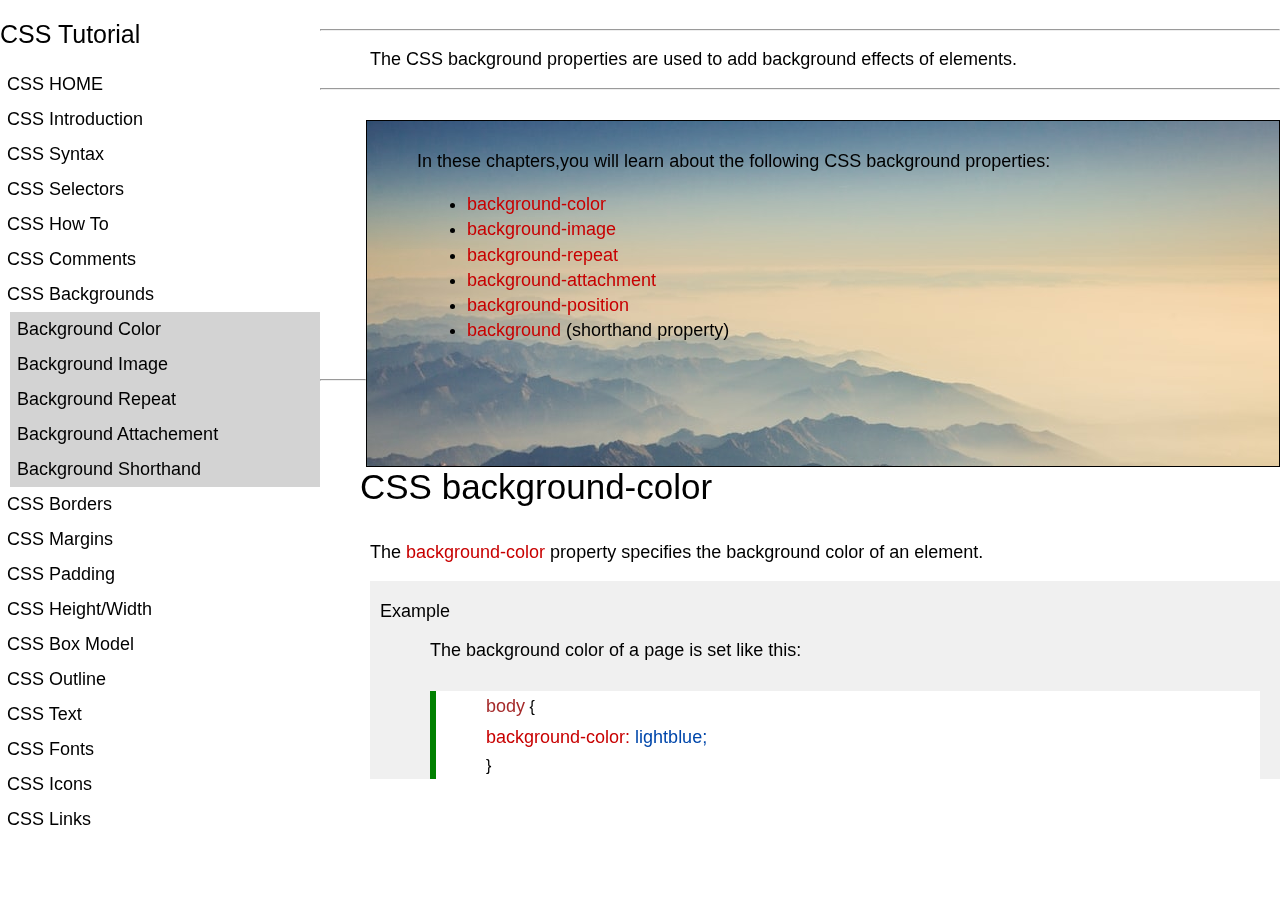
<file: CSS-task1/index.html>
<!DOCTYPE html>
<html lang="en">

<head>
    <meta charset="UTF-8">
    <meta http-equiv="X-UA-Compatible" content="IE=edge">
    <meta name="viewport" content="width=device-width,initial-scale=1.0">
    <link rel="stylesheet" href="https://cdnjs.cloudflare.com/ajax/libs/font-awesome/4.7.0/css/font-awesome.min.css">
    <title>Sample Page</title>
    <link rel="stylesheet" href="./CSS_task.css">
</head>

<body>
    <div id="splitdiv" class="left">
        <span id="buttonhead">CSS Tutorial</span><br/><br/>
        <div id="buttondiv">
            <button>CSS HOME</button><br/>
            <button>CSS Introduction</button><br/>
            <button>CSS Syntax</button><br/>
            <button>CSS Selectors</button><br/>
            <button>CSS How To</button><br/>
            <button>CSS Comments</button><br/>
            <button>CSS Backgrounds</button><br/>
            <div id="subdivbutton">
                <button>Background Color</button><br/>
                <button>Background Image</button><br/>
                <button>Background Repeat</button><br/>
                <button>Background Attachement</button><br/>
                <button>Background Shorthand</button><br/>
            </div>
            <button>CSS Borders</button><br/>
            <button>CSS Margins</button><br/>
            <button>CSS Padding</button><br/>
            <button>CSS Height/Width</button><br/>
            <button>CSS Box Model</button><br/>
            <button>CSS Outline</button><br/>
            <button>CSS Text</button><br/>
            <button>CSS Fonts</button><br/>
            <button>CSS Icons</button><br/>
            <button>CSS Links</button><br/>
        </div>
    </div>
    <div id="splitdiv" class="right">
        <hr/>
        <p>The CSS background properties are used to add background effects of elements.</p>
        <hr/>
        <br/>
        <div id="imgdiv">
            <p>In these chapters,you will learn about the following CSS background properties:</p>
            <ul>
                <li><span>background-color</span></li>
                <li><span>background-image</span></li>
                <li><span>background-repeat</span></li>
                <li><span>background-attachment</span></li>
                <li><span>background-position</span></li>
                <li><span>background </span>(shorthand property)</li>
            </ul>
        </div>
        <div id="seconddiv">
            <hr/>
            <p id="secheader">CSS background-color</p>
            <p>The <span id="redspan">background-color</span> property specifies the background color of an element.</p>
            <div id="examplediv">
                <span>Example</span>
                <p>The background color of a page is set like this:</p>
                <div id="examplediv1">
                    <p><span id="brownspan">body</span> {<br/> <span id="redspan">background-color: </span><span id="bluespan">lightblue;</span><br/>}</p>
                </div>
            </div>
        </div>
    </div>
</body>

</html>
</file>
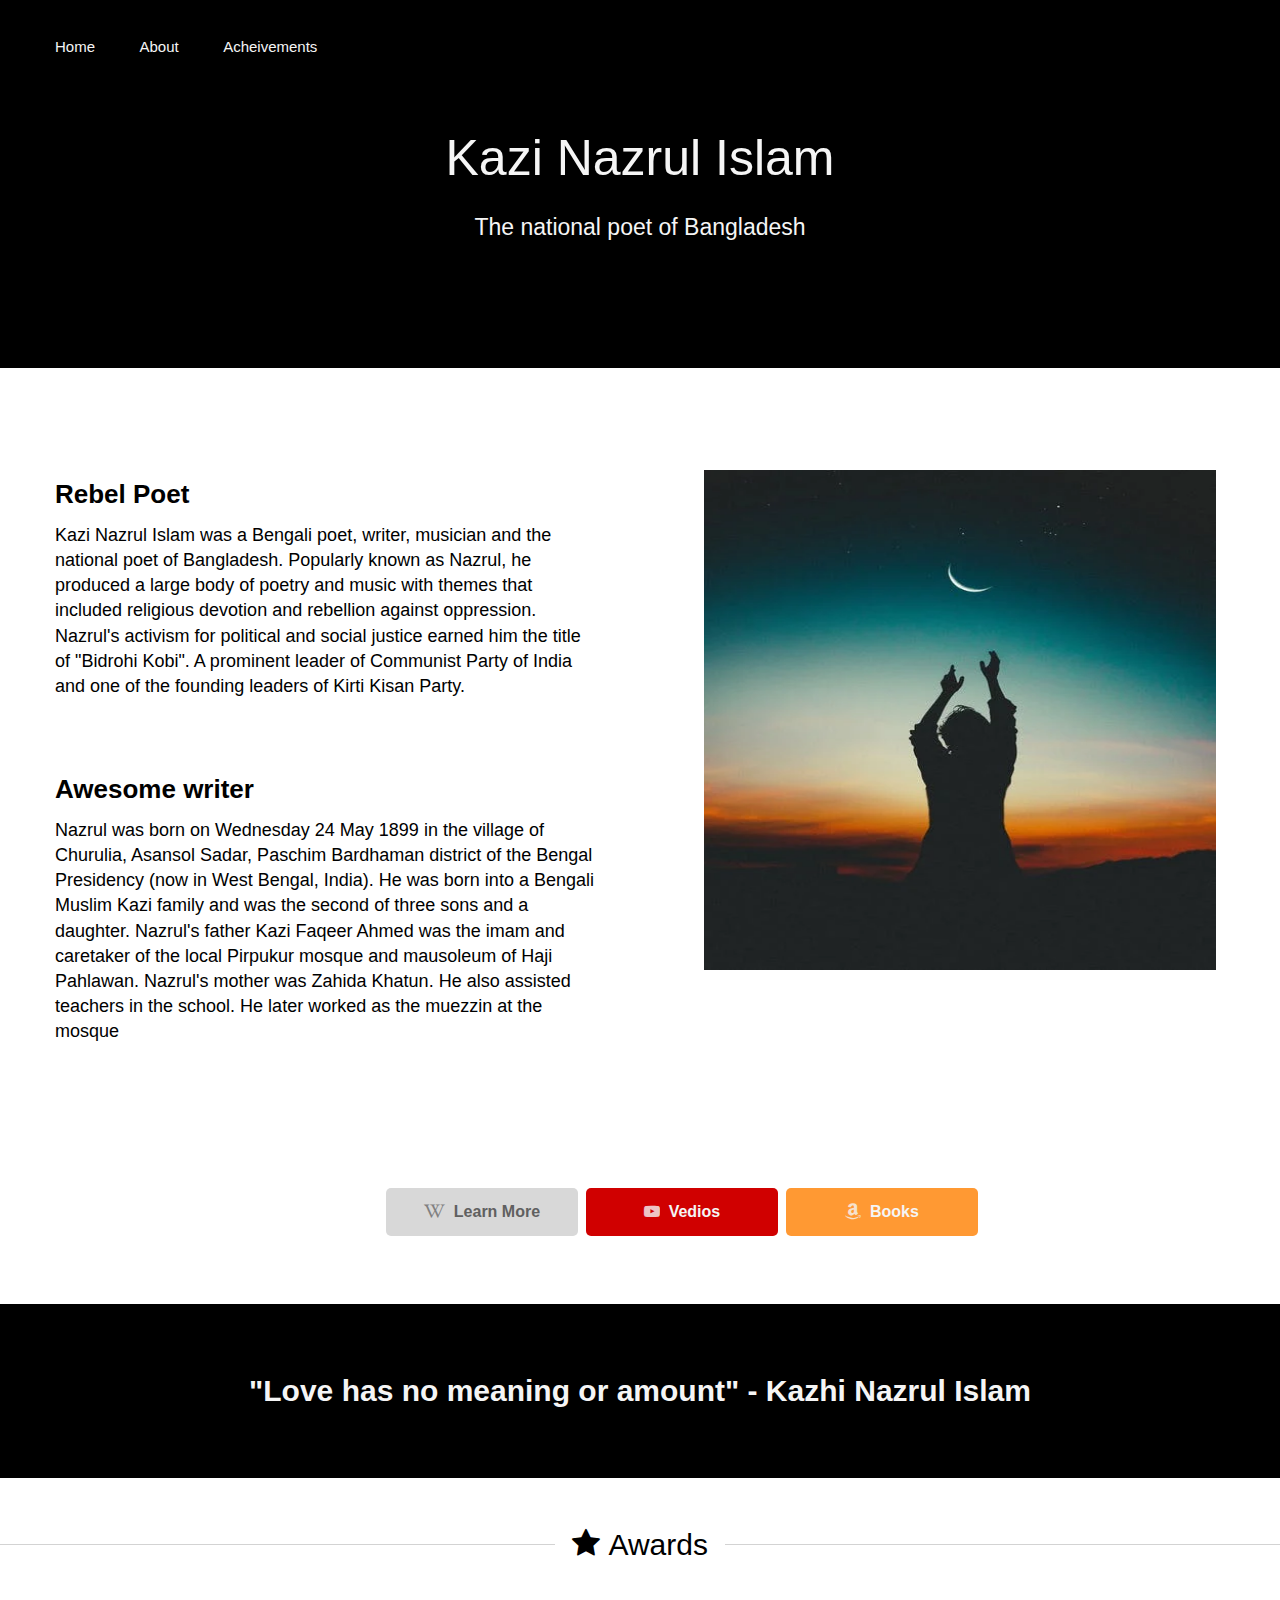
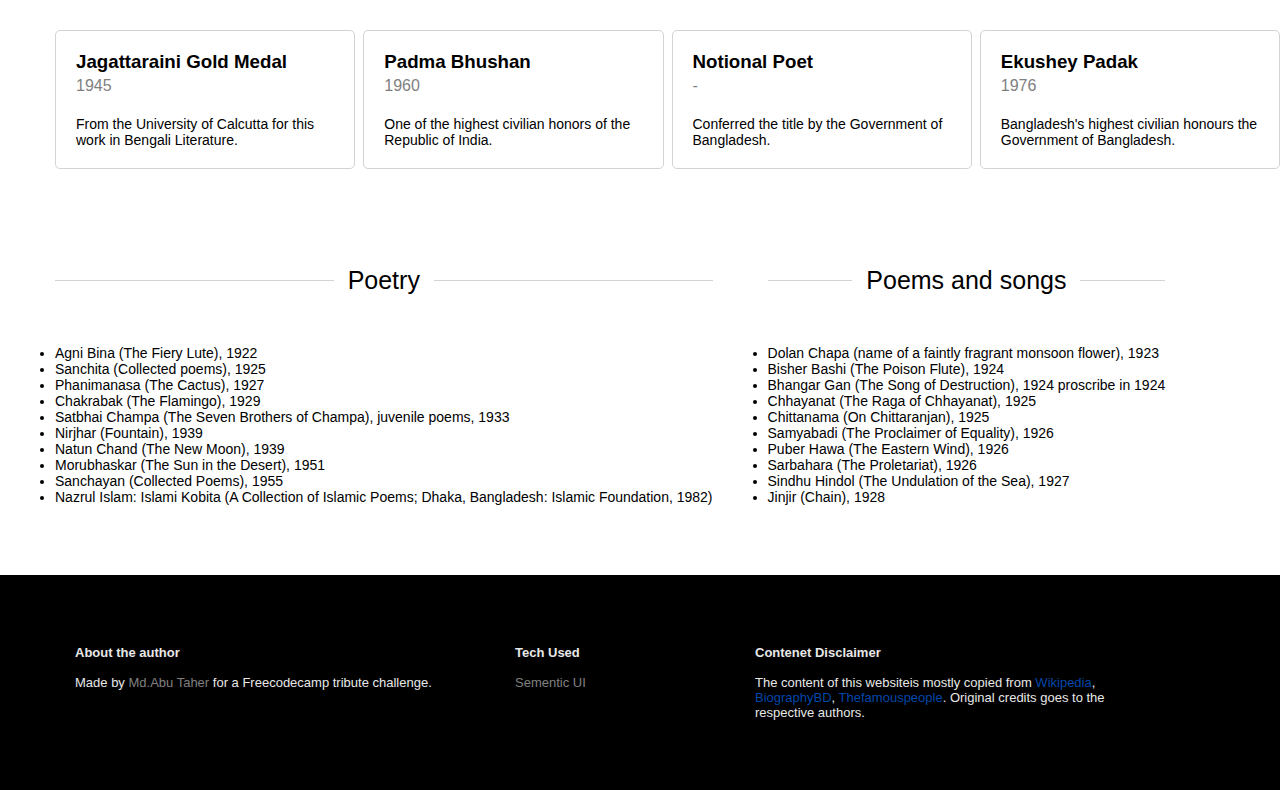
<file: CSS-task2/index.html>
<!DOCTYPE html>
<html lang="en">

<head>
    <meta charset="UTF-8">
    <meta http-equiv="X-UA-Compatible" content="IE=edge">
    <meta name="viewport" content="width=device-width,initial-scale=1.0">
    <link rel="stylesheet" href="https://cdnjs.cloudflare.com/ajax/libs/font-awesome/4.7.0/css/font-awesome.min.css">
    <title>Sample Page</title>
    <link rel="stylesheet" href="./CSS/poetpagecss.css">
</head>

<body>
    <div id="divhome"><br/>
        <div id="divhome1" class="divhome1">
            <button>Home</button>
            <button>About</button>
            <button>Acheivements</button>
        </div><br/><br/><br/>
        <div id="divhome2">
            <span id="namespan">Kazi Nazrul Islam</span><br/><br/>
            <p> The national poet of Bangladesh</p><br/>
        </div>
    </div>
    <div id="divdesc" class="div_class">
        <img src="./Img/pexpic.webp" alt="Poet" />
        <div id="divdesc1"><br/><br/>

            <b>Rebel Poet</b>
            <p>
                Kazi Nazrul Islam was a Bengali poet, writer, musician and the national poet of Bangladesh. Popularly known as Nazrul, he produced a large body of poetry and music with themes that included religious devotion and rebellion against oppression. Nazrul's
                activism for political and social justice earned him the title of "Bidrohi Kobi". A prominent leader of Communist Party of India and one of the founding leaders of Kirti Kisan Party.</p>
            <b>Awesome writer</b>
            <p>Nazrul was born on Wednesday 24 May 1899 in the village of Churulia, Asansol Sadar, Paschim Bardhaman district of the Bengal Presidency (now in West Bengal, India). He was born into a Bengali Muslim Kazi family and was the second of three
                sons and a daughter. Nazrul's father Kazi Faqeer Ahmed was the imam and caretaker of the local Pirpukur mosque and mausoleum of Haji Pahlawan. Nazrul's mother was Zahida Khatun. He also assisted teachers in the school. He later worked
                as the muezzin at the mosque</p>

        </div>
    </div>
    <div id="divdesc3">
        <button id="wikibut"><i class="fa fa-wikipedia-w"></i>&nbsp;&nbsp;<b>Learn More</b></button>
        <button id="vediosbut"><i class="fa fa-youtube-play"></i>&nbsp;&nbsp;<b>Vedios</b></button>
        <button id="booksbut"><i class="fa fa-amazon"  aria-hidden="true"></i>&nbsp;&nbsp;<b>Books</b></button>
    </div>
    <div id="divquote">
        <p>"Love has no meaning or amount" - Kazhi Nazrul Islam</p>
    </div>
    <div id="divawards">
        <div id="divawardshead"><span>&nbsp;&nbsp;<i class="fa fa-star" aria-hidden="true"></i>&nbsp;Awards&nbsp;&nbsp;</span></div><br/>
        <div id="awardiv">
            <div id="divawards1">
                <block>
                    <h3>Jagattaraini Gold Medal</h3><span>1945</span><br/><br/>
                    <p>From the University of Calcutta for this work in Bengali Literature.</p>
                </block>
            </div>&nbsp;&nbsp;
            <div id="divawards2">
                <block>
                    <h3>Padma Bhushan</h3><span>1960</span><br/><br/>
                    <p>One of the highest civilian honors of the Republic of India.</p>
                </block>
            </div>&nbsp;&nbsp;
            <div id="divawards3">
                <block>
                    <h3>Notional Poet</h3><span>-</span><br/><br/>
                    <p>Conferred the title by the Government of Bangladesh.</p>
                </block>
            </div>&nbsp;&nbsp;
            <div id="divawards4">
                <block>
                    <h3>Ekushey Padak</h3><span>1976</span><br/><br/>
                    <p>Bangladesh's highest civilian honours the Government of Bangladesh.</p>
                </block>
            </div>
        </div>
    </div>
    <div id="poemdiv">
        <div id="divpoetry"><span>&nbsp;&nbsp;Poetry&nbsp;&nbsp;</span>
            <ul>
                <li> Agni Bina (The Fiery Lute), 1922</li>
                <li>Sanchita (Collected poems), 1925</li>
                <li>Phanimanasa (The Cactus), 1927</li>
                <li>Chakrabak (The Flamingo), 1929</li>
                <li>Satbhai Champa (The Seven Brothers of Champa), juvenile poems, 1933</li>
                <li>Nirjhar (Fountain), 1939</li>
                <li>Natun Chand (The New Moon), 1939</li>
                <li>Morubhaskar (The Sun in the Desert), 1951</li>
                <li>Sanchayan (Collected Poems), 1955</li>
                <li>Nazrul Islam: Islami Kobita (A Collection of Islamic Poems; Dhaka, Bangladesh: Islamic Foundation, 1982)</li>
            </ul>
        </div>
        <div id="divpoem"><span>&nbsp;&nbsp;Poems and songs&nbsp;&nbsp;</span>
            <ul>
                <li>Dolan Chapa (name of a faintly fragrant monsoon flower), 1923</li>
                <li>Bisher Bashi (The Poison Flute), 1924</li>
                <li>Bhangar Gan (The Song of Destruction), 1924 proscribe in 1924</li>
                <li>Chhayanat (The Raga of Chhayanat), 1925</li>
                <li>Chittanama (On Chittaranjan), 1925</li>
                <li>Samyabadi (The Proclaimer of Equality), 1926</li>
                <li>Puber Hawa (The Eastern Wind), 1926</li>
                <li>Sarbahara (The Proletariat), 1926</li>
                <li>Sindhu Hindol (The Undulation of the Sea), 1927</li>
                <li>Jinjir (Chain), 1928</li>
            </ul>
        </div>
    </div>
    <div id="divfooter">
        <div id="divfooter1"><b>About the author</b><br/><br/>
            <p>Made by <span>Md.Abu Taher</span> for a Freecodecamp tribute challenge.</p>
        </div>
        <div id="divfooter2"><b>Tech Used</b><br/><br/>
            <p><span>Sementic UI</span></p>
        </div>
        <div id="divfooter3"><b>Contenet Disclaimer</b><br/><br/>
            <p>The content of this websiteis mostly copied from <span>Wikipedia</span>,<span> BiographyBD</span>,<span> Thefamouspeople</span>. Original credits goes to the respective authors.</p>
        </div>

    </div>
</body>

</html>
</file>
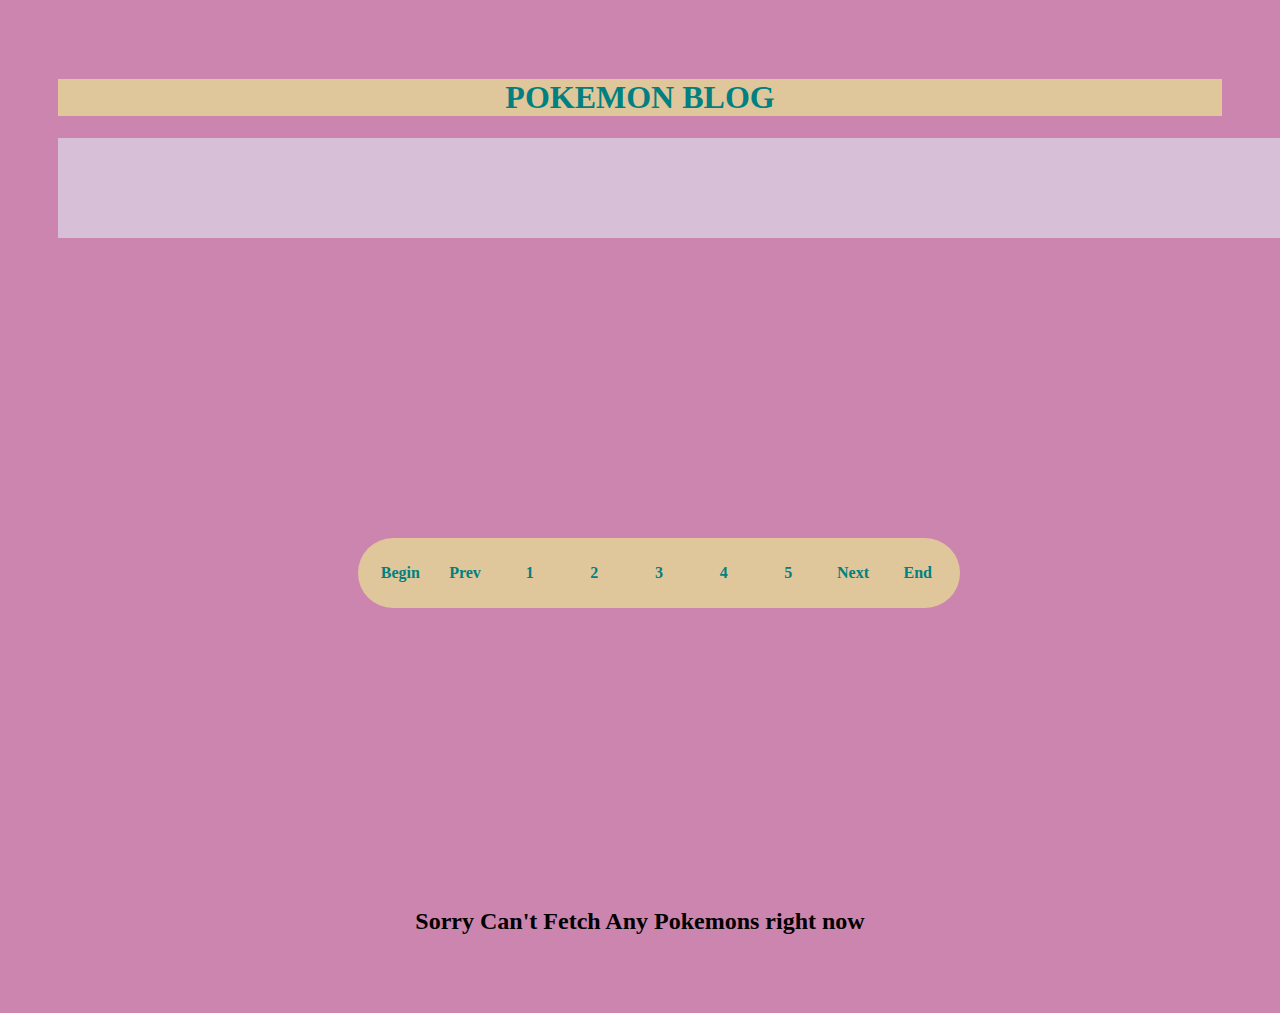
<file: Hack_poke/index.html>
<!DOCTYPE html>
<html lang="en">

<head>
    <meta charset="UTF-8">
    <meta http-equiv="X-UA-Compatible" content="IE=edge">
    <meta name="viewport" content="width=device-width, initial-scale=1.0">
    <link rel="stylesheet" href="./css/style.css">
    <link href="https://cdn.jsdelivr.net/npm/bootstrap@5.1.0/dist/css/bootstrap.min.css" rel="stylesheet" integrity="sha384-KyZXEAg3QhqLMpG8r+8fhAXLRk2vvoC2f3B09zVXn8CA5QIVfZOJ3BCsw2P0p/We" crossorigin="anonymous">

    <title>Pokemon Task</title>
</head>

<body id="page_bo">
    <script src="./js/script.js"></script>
</body>

</html>
</file>
<file: CSS-task1/CSS_task.css>
/*To divide screen*/

#splitdiv {
    height: 100%;
    position: fixed;
    top: 0;
    padding-top: 20px;
    overflow: scroll;
}


/* left side control*/

.left {
    left: 0;
    width: 25%;
}


/* right side control*/

.right {
    right: 0;
    width: 75%;
    font-family: Noto Sans, sans-serif;
    font-size: 18px;
}


/*left button styling*/

#buttonhead {
    padding-top: 10px;
    font-family: Noto Sans, sans-serif;
    font-size: 25px;
}

.left button {
    border: none;
    font-family: Noto Sans, sans-serif;
    font-size: 18px;
    background-color: white;
    padding: 7px;
    width: 100%;
    text-align: left;
}

.left button:hover {
    background-color: lightgrey;
}

#subdivbutton {
    padding-left: 10px;
}

#subdivbutton button {
    background-color: lightgrey;
}

#subdivbutton button:hover {
    background-color: green;
    color: white;
}


/*right side content styles*/

.right p {
    padding-left: 50px;
}

#imgdiv {
    background-image: url("./images/bac4.jpg");
    height: 35%;
    width: 95%;
    border: 1px;
    border-color: black;
    padding-top: 10px;
    padding-bottom: 20px;
    float: right;
    border-style: solid;
    line-height: 1.4;
}

hr {
    color: #F0F0F0;
    background-color: #F0F0F0;
}

#imgdiv ul {
    padding-left: 100px;
}

#imgdiv ul li span {
    color: #C80000;
}

#seconddiv {
    width: 100%;
    height: 55%;
    padding-top: 30px;
    float: bottom;
    margin-top: 220px;
    /* margin: 250px 30px 60px 50px;*/
}

#secheader {
    padding-left: 40px;
    font-size: 35px;
}

#redspan {
    color: #C80000;
}

#examplediv {
    padding-top: 20px;
    padding-left: 10px;
    margin-left: 50px;
    background-color: #F0F0F0;
}

#examplediv span {
    font-size: 25px;
}

#examplediv1 {
    background-color: white;
    margin: 30px 20px 10px 50px;
    font-size: 16px;
    line-height: 1.7;
    border-left: 6px solid green;
}

#examplediv span {
    font-size: 18px;
}

#brownspan {
    color: brown;
}

#bluespan {
    color: #0047AB;
}
</file>
<file: CSS-task2/CSS/poetpagecss.css>
* {
    padding: 0px;
    margin: 0px;
}

#divhome {
    width: 100%;
    height: 50%;
    background-color: black;
    color: whitesmoke;
    font-family: Noto Sans, sans-serif;
    padding-bottom: 100px;
}

#divhome1 {
    padding-left: 35px;
}

#divhome1 button {
    padding: 20px;
    color: whitesmoke;
    border: none;
    font-size: 15px;
    font-family: Noto Sans, sans-serif;
    background-color: black;
}

#namespan {
    font-size: 50px;
}

#divhome2 {
    text-align: center;
    font-size: 23px;
}

#divdesc1 {
    padding-top: 75px;
    background-color: white;
    color: black;
    font-family: Noto Sans, sans-serif;
    width: 50%;
    padding-left: 55px;
}

#divdesc1 b {
    font-size: 26px;
    text-decoration: black;
}

#divdesc1 p {
    text-decoration: black;
    padding-top: 2%;
    padding-bottom: 75px;
    padding-right: 100px;
    font-size: 18px;
    line-height: 1.4;
}

#divdesc img {
    float: right;
    width: 40%;
    height: 500px;
    padding-right: 5%;
    padding-top: 8%;
}

#divdesc3 {
    height: 30%;
    width: 100%;
    padding-top: 5%;
    padding-left: 30%;
    padding-bottom: 5%;
}

#divdesc3 button {
    height: 22%;
    width: 15%;
    text-align: center;
    text-decoration: none;
    display: inline-block;
    font-size: 16px;
    margin: 4px 2px;
    cursor: pointer;
    padding: 15px 32px;
    border: none;
    border-radius: 5px;
}

#wikibut {
    background-color: #D8D8D8;
    color: #606060;
}

.fa.fa-wikipedia-w {
    color: gray;
}

#vediosbut {
    background-color: #D00000;
    color: whitesmoke;
}

.fa.fa-youtube-play {
    color: whitesmoke;
    opacity: 0.8;
}

#booksbut {
    background-color: #FF9933;
    color: whitesmoke;
}

.fa.fa-amazon {
    color: whitesmoke;
    opacity: 0.8;
}

#divquote {
    height: 50%;
    width: 100%;
    background-color: black;
    color: whitesmoke;
    font-family: Noto Sans, sans-serif;
    text-align: center;
}

#divquote p {
    padding: 70px 35px;
    font-size: 30px;
    font-weight: bold;
}

#divawards {
    padding-top: 50px;
}

#divawardshead span {
    display: flex;
    flex-direction: row;
    font-family: Noto Sans, sans-serif;
    font-size: 30px;
    padding-bottom: 50px;
}

#divawardshead span::before,
#divawardshead span::after {
    content: "";
    flex: 1 1;
    border-bottom: 1px solid #D3D3D3;
    margin: auto;
}

#awardiv {
    display: flex;
    padding-left: 55px;
    padding-bottom: 20px;
}

#awardiv div {
    padding: 20px;
    height: 20%;
    width: 30%;
    border: 1px solid #D3D3D3;
    font-family: Noto Sans, sans-serif;
    border-radius: 5px;
}

#awardiv span {
    color: gray;
    line-height: 1.6;
}

#awardiv p {
    font-size: 14px;
}

#poemdiv {
    display: flex;
    padding-bottom: 70px;
}

#poemdiv div {
    padding-left: 55px;
    padding-top: 6%;
    font-family: Tahoma, sans-serif;
    font-size: 14px;
}

#divpoetry span,
#divpoem span {
    display: flex;
    flex-direction: row;
    font-size: 25px;
    padding-bottom: 50px;
}

#divpoetry span::before,
#divpoem span::before,
#divpoetry span::after,
#divpoem span::after {
    content: "";
    flex: 1 1;
    border-bottom: 1px solid #D3D3D3;
    margin: auto;
}

#divfooter {
    padding-bottom: 0px;
    background-color: black;
    font-family: Tahoma, sans-serif;
    display: flex;
    padding-left: 55px;
    padding-top: 50px;
    padding-bottom: 50px;
}

#divfooter div {
    border-right: #F0F0F0 1px;
    color: #E8E8E8;
    padding: 20px;
    width: 400px;
    font-size: 13px;
}

#divfooter #divfooter2 {
    width: 200px;
}

#divfooter1 span,
#divfooter2 span {
    color: gray;
}

#divfooter3 span {
    color: #0047AB;
}
</file>
<file: Hack_poke/css/style.css>
#page_bo {
    background-color: rgb(204, 133, 174);
    text-align: center;
    align-items: center;
    padding: 50px;
}

h1 {
    background-color: rgb(224, 199, 155);
    color: teal;
}

#content_div {
    padding: 50px;
    height: 50%;
    width: 100%;
    background-color: thistle;
}

img {
    width: 200px;
    height: 200px;
}

table tr {
    border: 3px dashed wheat;
}

td {
    font-size: smaller;
    padding: 15px;
}

td b,
span {
    display: flex;
    text-align: center;
    align-items: center;
}

td b {
    color: rgb(14, 99, 99);
    font-size: large;
    background-color: rgb(153, 209, 203);
    text-align: center;
    align-items: center;
    padding-left: 10px;
}

td span {
    color: rgb(80, 46, 46);
    font-weight: bold;
    font-family: Verdana, Geneva, Tahoma, sans-serif;
    padding-left: 10px;
}

ul {
    border-radius: 50px;
    font-weight: bolder;
    align-items: center;
    text-align: center;
    /* background-color: rgb(110, 73, 110);
    color: violet;*/
    background-color: rgb(224, 199, 155);
    color: teal;
    display: flex;
    list-style: none;
    height: 10%;
    width: 50%;
    padding: 10px;
    margin: 300px;
}

li {
    padding: 5px;
    align-content: center;
    text-align: center;
    height: 40px;
    width: 55px;
    border-radius: 25px;
}

li:hover {
    color: white;
    background-color: teal;
    /*background-color: violet;
    color: white;*/
    border-radius: 25px;
}
</file>
